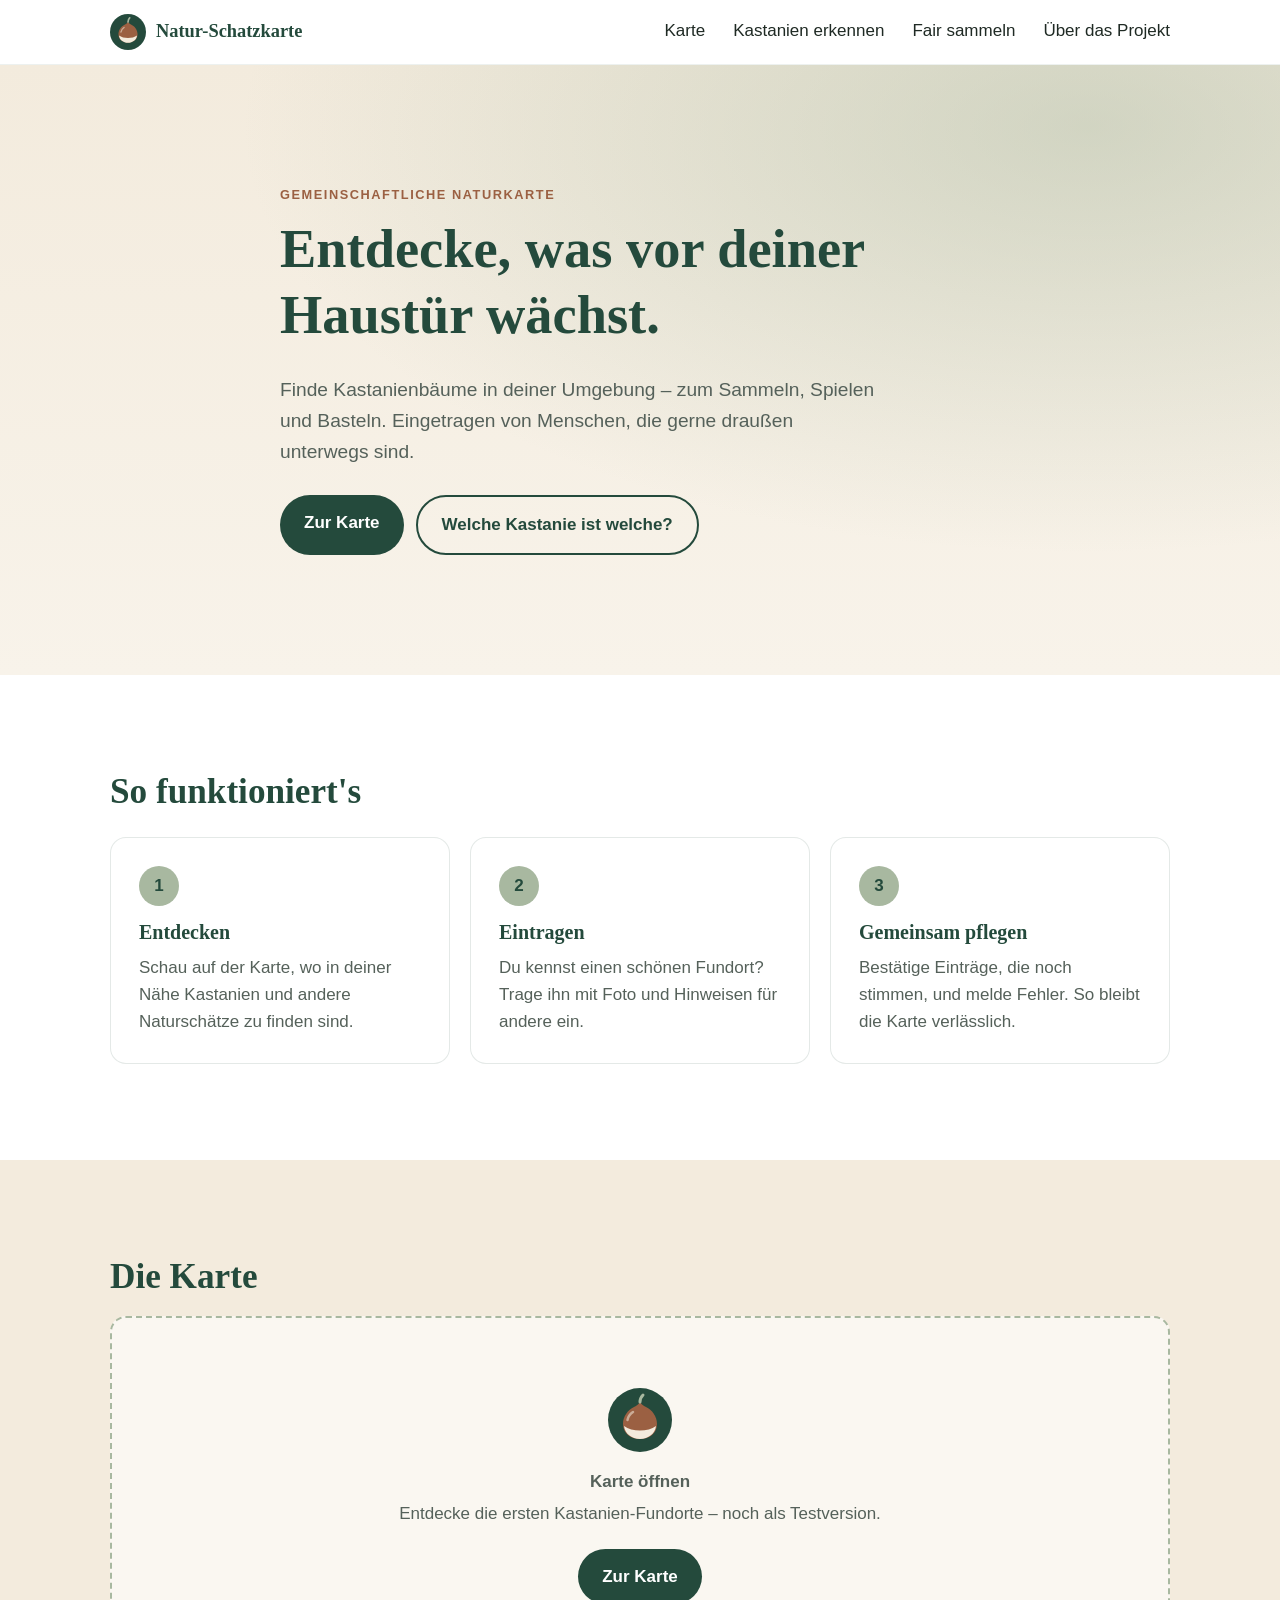
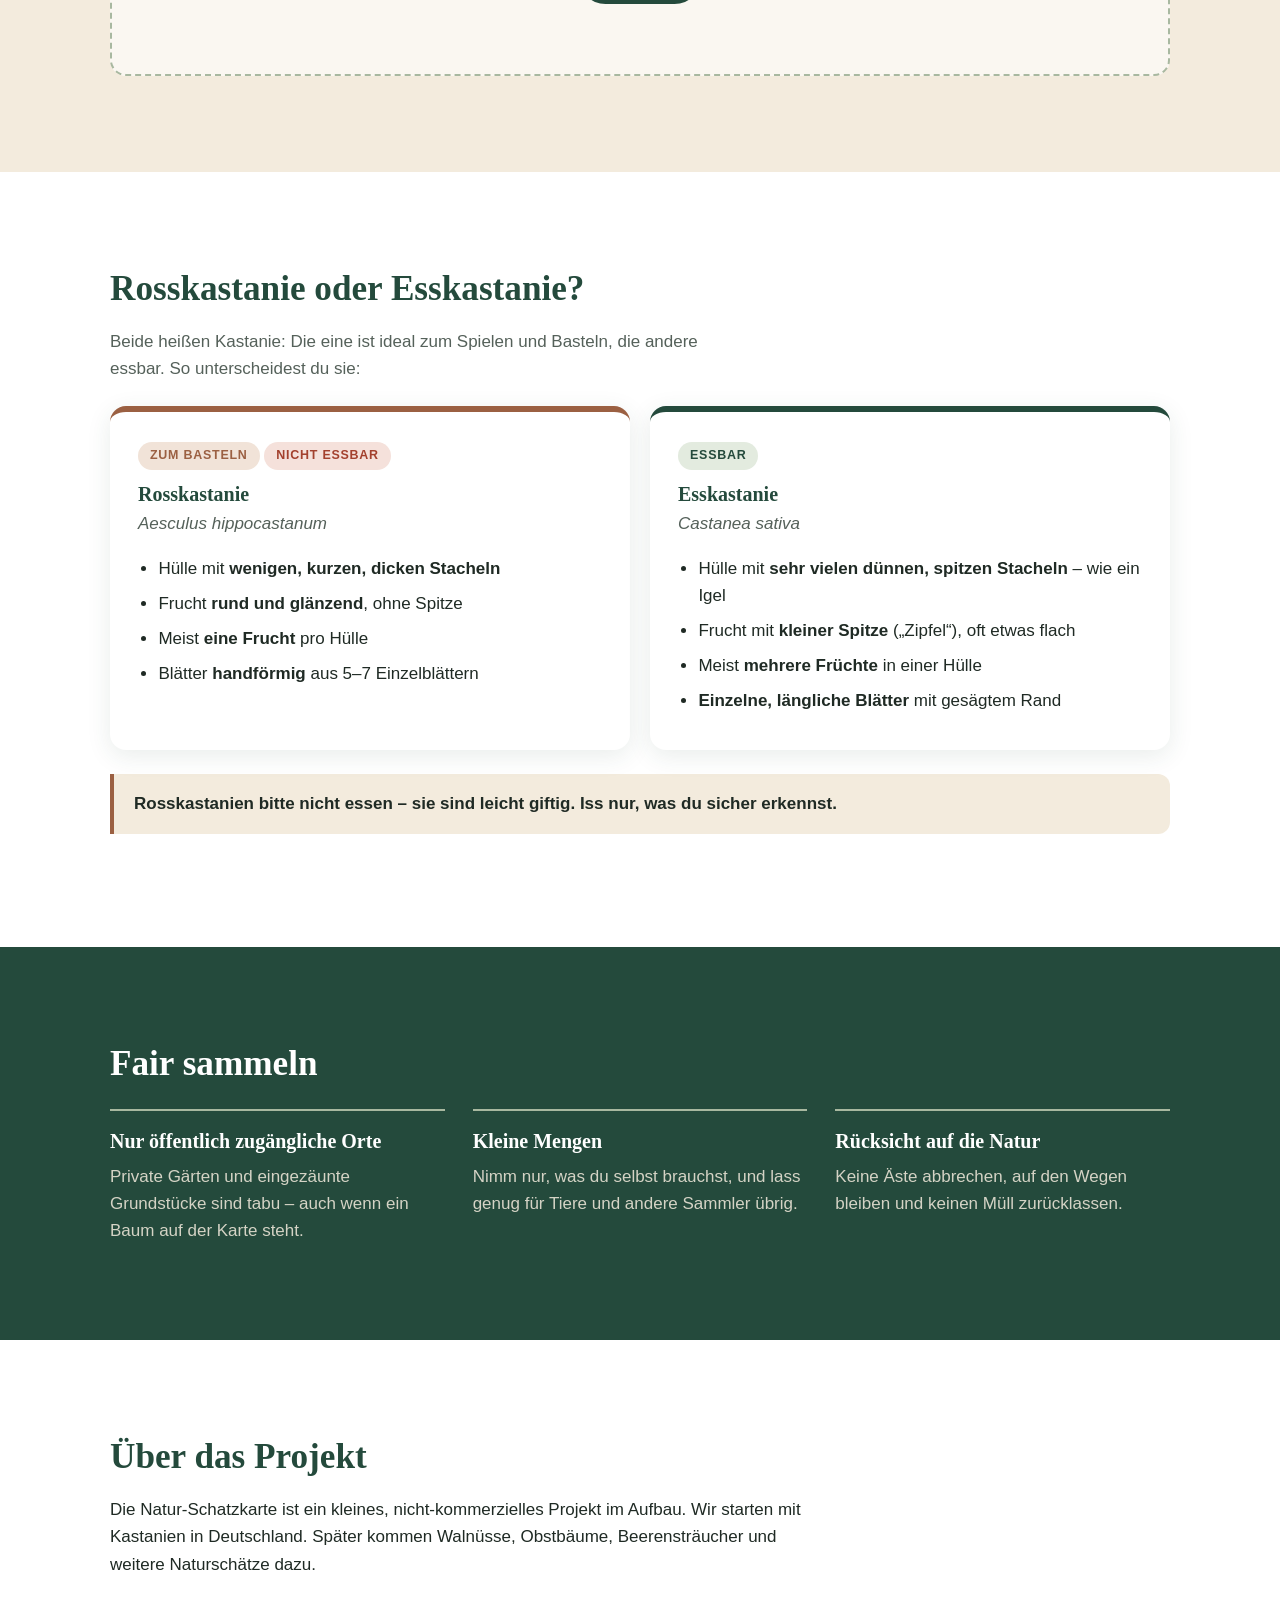
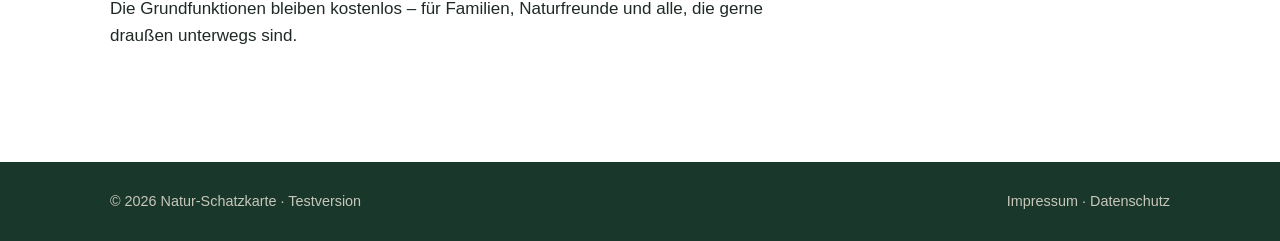
<file: index.html>
<!DOCTYPE html>
<html lang="de">
<head>
  <meta charset="UTF-8">
  <meta name="viewport" content="width=device-width, initial-scale=1.0, viewport-fit=cover">
  <title>Natur-Schatzkarte – Entdecke, was vor deiner Haustür wächst</title>
  <meta name="description" content="Eine gemeinschaftliche Naturkarte für Familien und Naturfreunde – zuerst Kastanien in Deutschland.">
  <meta name="theme-color" content="#244A3C">
  <link rel="icon" href="icon.svg" type="image/svg+xml">
  <link rel="stylesheet" href="css/style.css">
</head>
<body>

  <!-- ===================== KOPFZEILE ===================== -->
  <header class="site-header">
    <div class="container header-inner">
      <a href="#start" class="brand" aria-label="Natur-Schatzkarte Startseite">
        <img src="icon.svg" alt="" width="36" height="36">
        <span>Natur-Schatzkarte</span>
      </a>

      <button class="menu-toggle" aria-expanded="false" aria-controls="hauptmenue">
        <span class="sr-only">Menü öffnen</span>
        <span class="bar"></span><span class="bar"></span><span class="bar"></span>
      </button>

      <nav id="hauptmenue" class="main-nav" aria-label="Hauptmenü">
        <a href="karte.html">Karte</a>
        <a href="#kastanien">Kastanien erkennen</a>
        <a href="#fair-sammeln">Fair sammeln</a>
        <a href="#projekt">Über das Projekt</a>
      </nav>
    </div>
  </header>

  <main>

    <!-- ===================== START ===================== -->
    <section id="start" class="hero">
      <div class="container hero-inner">
        <p class="eyebrow">Gemeinschaftliche Naturkarte</p>
        <h1>Entdecke, was vor deiner Haustür wächst.</h1>
        <p class="lead">
          Finde Kastanienbäume in deiner Umgebung – zum Sammeln, Spielen und Basteln.
          Eingetragen von Menschen, die gerne draußen unterwegs sind.
        </p>
        <div class="hero-actions">
          <a href="karte.html" class="btn btn-primary">Zur Karte</a>
          <a href="#kastanien" class="btn btn-ghost">Welche Kastanie ist welche?</a>
        </div>
      </div>
    </section>

    <!-- ===================== SO FUNKTIONIERT'S ===================== -->
    <section class="section">
      <div class="container">
        <h2>So funktioniert's</h2>
        <div class="steps">
          <article class="step">
            <span class="step-number">1</span>
            <h3>Entdecken</h3>
            <p>Schau auf der Karte, wo in deiner Nähe Kastanien und andere Naturschätze zu finden sind.</p>
          </article>
          <article class="step">
            <span class="step-number">2</span>
            <h3>Eintragen</h3>
            <p>Du kennst einen schönen Fundort? Trage ihn mit Foto und Hinweisen für andere ein.</p>
          </article>
          <article class="step">
            <span class="step-number">3</span>
            <h3>Gemeinsam pflegen</h3>
            <p>Bestätige Einträge, die noch stimmen, und melde Fehler. So bleibt die Karte verlässlich.</p>
          </article>
        </div>
      </div>
    </section>

    <!-- ===================== KARTE (Platzhalter) ===================== -->
    <section id="karte" class="section section-cream">
      <div class="container">
        <h2>Die Karte</h2>
        <a href="karte.html" class="map-teaser">
          <img src="icon.svg" alt="" width="64" height="64">
          <p><strong>Karte öffnen</strong></p>
          <p>Entdecke die ersten Kastanien-Fundorte – noch als Testversion.</p>
          <span class="btn btn-primary">Zur Karte</span>
        </a>
      </div>
    </section>

    <!-- ===================== KASTANIEN ERKENNEN ===================== -->
    <section id="kastanien" class="section">
      <div class="container">
        <h2>Rosskastanie oder Esskastanie?</h2>
        <p class="section-intro">
          Beide heißen Kastanie: Die eine ist ideal zum Spielen und Basteln, die andere essbar. So unterscheidest du sie:
        </p>
        <div class="compare">
          <article class="compare-card compare-play">
            <span class="badge badge-play">Zum Basteln</span>
            <span class="badge badge-no">Nicht essbar</span>
            <h3>Rosskastanie</h3>
            <p class="latin">Aesculus hippocastanum</p>
            <ul>
              <li>Hülle mit <strong>wenigen, kurzen, dicken Stacheln</strong></li>
              <li>Frucht <strong>rund und glänzend</strong>, ohne Spitze</li>
              <li>Meist <strong>eine Frucht</strong> pro Hülle</li>
              <li>Blätter <strong>handförmig</strong> aus 5–7 Einzelblättern</li>
            </ul>
          </article>
          <article class="compare-card compare-yes">
            <span class="badge badge-yes">Essbar</span>
            <h3>Esskastanie</h3>
            <p class="latin">Castanea sativa</p>
            <ul>
              <li>Hülle mit <strong>sehr vielen dünnen, spitzen Stacheln</strong> – wie ein Igel</li>
              <li>Frucht mit <strong>kleiner Spitze</strong> („Zipfel“), oft etwas flach</li>
              <li>Meist <strong>mehrere Früchte</strong> in einer Hülle</li>
              <li><strong>Einzelne, längliche Blätter</strong> mit gesägtem Rand</li>
            </ul>
          </article>
        </div>
        <p class="note">
          Rosskastanien bitte nicht essen – sie sind leicht giftig. Iss nur, was du sicher erkennst.
        </p>
      </div>
    </section>

    <!-- ===================== FAIR SAMMELN ===================== -->
    <section id="fair-sammeln" class="section section-green">
      <div class="container">
        <h2>Fair sammeln</h2>
        <div class="rules">
          <div class="rule">
            <h3>Nur öffentlich zugängliche Orte</h3>
            <p>Private Gärten und eingezäunte Grundstücke sind tabu – auch wenn ein Baum auf der Karte steht.</p>
          </div>
          <div class="rule">
            <h3>Kleine Mengen</h3>
            <p>Nimm nur, was du selbst brauchst, und lass genug für Tiere und andere Sammler übrig.</p>
          </div>
          <div class="rule">
            <h3>Rücksicht auf die Natur</h3>
            <p>Keine Äste abbrechen, auf den Wegen bleiben und keinen Müll zurücklassen.</p>
          </div>
        </div>
      </div>
    </section>

    <!-- ===================== ÜBER DAS PROJEKT ===================== -->
    <section id="projekt" class="section">
      <div class="container narrow">
        <h2>Über das Projekt</h2>
        <p>
          Die Natur-Schatzkarte ist ein kleines, nicht-kommerzielles Projekt im Aufbau.
          Wir starten mit Kastanien in Deutschland. Später kommen Walnüsse, Obstbäume,
          Beerensträucher und weitere Naturschätze dazu.
        </p>
        <p>
          Die Grundfunktionen bleiben kostenlos – für Familien, Naturfreunde und alle,
          die gerne draußen unterwegs sind.
        </p>
      </div>
    </section>

  </main>

  <!-- ===================== FUSSZEILE ===================== -->
  <footer class="site-footer">
    <div class="container footer-inner">
      <p>© <span id="jahr"></span> Natur-Schatzkarte · Testversion</p>
      <p class="footer-links">
        <!-- Impressum und Datenschutz folgen vor dem öffentlichen Start -->
        <span>Impressum</span> · <span>Datenschutz</span>
      </p>
    </div>
  </footer>

  <script src="js/app.js"></script>
</body>
</html>
</file>
<file: css/style.css>
/* =========================================================
   Natur-Schatzkarte – Grunddesign
   Schriften: Systemschriften (keine externen Schriftdienste,
   damit keine Daten an Dritte gehen)
   ========================================================= */

:root {
  --waldgruen: #244A3C;
  --waldgruen-dunkel: #1A372C;
  --creme: #F3EBDD;
  --kastanie: #9B6042;
  --salbei: #A8B8A0;
  --weiss: #FFFFFF;
  --text: #1F2A24;
  --text-leise: #55615A;

  --rot: #A3412E;

  --radius: 16px;
  --schatten: 0 6px 24px rgba(36, 74, 60, 0.10);

  --schrift-text: -apple-system, BlinkMacSystemFont, "Segoe UI", Roboto, "Helvetica Neue", Arial, sans-serif;
  --schrift-titel: "Iowan Old Style", "Palatino Linotype", Palatino, Georgia, serif;
}

*,
*::before,
*::after {
  box-sizing: border-box;
}

html {
  scroll-behavior: smooth;
  scroll-padding-top: 80px;
}

body {
  margin: 0;
  font-family: var(--schrift-text);
  font-size: 17px;
  line-height: 1.6;
  color: var(--text);
  background: var(--weiss);
  -webkit-font-smoothing: antialiased;
}

img {
  max-width: 100%;
  display: block;
}

h1, h2, h3 {
  font-family: var(--schrift-titel);
  color: var(--waldgruen);
  line-height: 1.2;
  margin: 0 0 0.5em;
}

h1 { font-size: clamp(2rem, 6vw, 3.4rem); }
h2 { font-size: clamp(1.6rem, 4vw, 2.2rem); }
h3 { font-size: 1.25rem; }

p { margin: 0 0 1em; }

a { color: var(--waldgruen); }

.container {
  width: 100%;
  max-width: 1100px;
  margin: 0 auto;
  padding: 0 20px;
}

.narrow > * { max-width: 720px; }

.sr-only {
  position: absolute;
  width: 1px; height: 1px;
  overflow: hidden;
  clip: rect(0 0 0 0);
  white-space: nowrap;
}

/* ===================== KOPFZEILE ===================== */

.site-header {
  position: sticky;
  top: 0;
  z-index: 100;
  background: rgba(255, 255, 255, 0.92);
  backdrop-filter: blur(10px);
  -webkit-backdrop-filter: blur(10px);
  border-bottom: 1px solid rgba(36, 74, 60, 0.08);
}

.header-inner {
  display: flex;
  align-items: center;
  justify-content: space-between;
  min-height: 64px;
}

.brand {
  display: flex;
  align-items: center;
  gap: 10px;
  text-decoration: none;
  font-family: var(--schrift-titel);
  font-weight: 700;
  font-size: 1.15rem;
  color: var(--waldgruen);
}

.main-nav {
  display: flex;
  gap: 28px;
}

.main-nav a {
  text-decoration: none;
  font-weight: 500;
  color: var(--text);
  padding: 6px 0;
  border-bottom: 2px solid transparent;
}

.main-nav a:hover {
  color: var(--waldgruen);
  border-bottom-color: var(--kastanie);
}

.menu-toggle {
  display: none;
  background: none;
  border: 0;
  padding: 10px;
  cursor: pointer;
}

.menu-toggle .bar {
  display: block;
  width: 24px;
  height: 2px;
  margin: 5px 0;
  background: var(--waldgruen);
  border-radius: 2px;
  transition: transform 0.2s, opacity 0.2s;
}

.menu-toggle[aria-expanded="true"] .bar:nth-child(2) { transform: translateY(7px) rotate(45deg); }
.menu-toggle[aria-expanded="true"] .bar:nth-child(3) { opacity: 0; }
.menu-toggle[aria-expanded="true"] .bar:nth-child(4) { transform: translateY(-7px) rotate(-45deg); }

@media (max-width: 760px) {
  .menu-toggle { display: block; }

  .main-nav {
    display: none;
    position: absolute;
    top: 64px;
    left: 0;
    right: 0;
    flex-direction: column;
    gap: 0;
    background: var(--weiss);
    box-shadow: var(--schatten);
    padding: 8px 20px 16px;
  }

  .main-nav.offen { display: flex; }

  .main-nav a {
    padding: 14px 0;
    border-bottom: 1px solid rgba(36, 74, 60, 0.08);
  }
}

/* ===================== HERO ===================== */

.hero {
  background:
    radial-gradient(ellipse at 85% 10%, rgba(168, 184, 160, 0.45), transparent 55%),
    linear-gradient(180deg, var(--creme) 0%, #F8F3EA 100%);
  padding: clamp(64px, 12vw, 120px) 0;
}

.hero-inner { max-width: 760px; }

.eyebrow {
  text-transform: uppercase;
  letter-spacing: 0.12em;
  font-size: 0.8rem;
  font-weight: 700;
  color: var(--kastanie);
  margin-bottom: 12px;
}

.lead {
  font-size: 1.2rem;
  color: var(--text-leise);
  max-width: 600px;
}

.hero-actions {
  display: flex;
  flex-wrap: wrap;
  gap: 12px;
  margin-top: 28px;
}

/* ===================== BUTTONS ===================== */

.btn {
  display: inline-block;
  padding: 14px 24px;
  border-radius: 999px;
  font-weight: 600;
  text-decoration: none;
  transition: transform 0.15s, background 0.15s;
}

.btn:active { transform: scale(0.97); }

.btn-primary {
  background: var(--waldgruen);
  color: var(--weiss);
}

.btn-primary:hover { background: var(--waldgruen-dunkel); }

.btn-ghost {
  background: transparent;
  color: var(--waldgruen);
  border: 2px solid var(--waldgruen);
}

/* ===================== ABSCHNITTE ===================== */

.section { padding: clamp(56px, 9vw, 96px) 0; }

.section-cream { background: var(--creme); }

.section-green {
  background: var(--waldgruen);
  color: var(--creme);
}

.section-green h2,
.section-green h3 { color: var(--weiss); }

.section-intro {
  color: var(--text-leise);
  max-width: 640px;
}

/* ===================== SCHRITTE ===================== */

.steps {
  display: grid;
  grid-template-columns: repeat(auto-fit, minmax(240px, 1fr));
  gap: 20px;
  margin-top: 24px;
}

.step {
  background: var(--weiss);
  border: 1px solid rgba(36, 74, 60, 0.12);
  border-radius: var(--radius);
  padding: 28px;
}

.step-number {
  display: inline-grid;
  place-items: center;
  width: 40px;
  height: 40px;
  border-radius: 50%;
  background: var(--salbei);
  color: var(--waldgruen);
  font-weight: 700;
  margin-bottom: 14px;
}

.step p { color: var(--text-leise); margin: 0; }

/* ===================== KARTEN-PLATZHALTER ===================== */

.map-teaser {
  display: flex;
  flex-direction: column;
  align-items: center;
  justify-content: center;
  text-align: center;
  min-height: 360px;
  border-radius: var(--radius);
  border: 2px dashed var(--salbei);
  background: rgba(255, 255, 255, 0.6);
  padding: 32px;
  color: var(--text-leise);
}

.map-teaser {
  text-decoration: none;
  transition: border-color 0.15s, background 0.15s;
}

.map-teaser:hover {
  border-color: var(--waldgruen);
  background: var(--weiss);
}

.map-teaser img { margin-bottom: 16px; }
.map-teaser p { margin: 0 0 4px; }
.map-teaser .btn { margin-top: 18px; }

/* ===================== VERGLEICH ===================== */

.compare {
  display: grid;
  grid-template-columns: repeat(auto-fit, minmax(280px, 1fr));
  gap: 20px;
  margin-top: 24px;
}

.compare-card {
  border-radius: var(--radius);
  padding: 28px;
  box-shadow: var(--schatten);
  background: var(--weiss);
  border-top: 6px solid var(--waldgruen);
}

.compare-play { border-top-color: var(--kastanie); }

.badge {
  display: inline-block;
  font-size: 0.78rem;
  font-weight: 700;
  text-transform: uppercase;
  letter-spacing: 0.06em;
  padding: 4px 12px;
  border-radius: 999px;
  margin-bottom: 12px;
}

.badge-yes { background: #E3EBDF; color: var(--waldgruen); }
.badge-no  { background: #F5E1DB; color: var(--rot); }
.badge-play { background: #F1E3D8; color: var(--kastanie); }

.latin {
  font-style: italic;
  color: var(--text-leise);
  margin-top: -6px;
}

.compare-card ul {
  margin: 0;
  padding-left: 1.2em;
}

.compare-card li { margin-bottom: 8px; }

.note {
  margin-top: 24px;
  padding: 16px 20px;
  border-left: 4px solid var(--kastanie);
  background: var(--creme);
  border-radius: 0 12px 12px 0;
  font-weight: 600;
}

/* ===================== REGELN ===================== */

.rules {
  display: grid;
  grid-template-columns: repeat(auto-fit, minmax(240px, 1fr));
  gap: 28px;
  margin-top: 24px;
}

.rule {
  border-top: 2px solid var(--salbei);
  padding-top: 18px;
}

.rule p { color: rgba(243, 235, 221, 0.85); margin: 0; }

/* ===================== FUSSZEILE ===================== */

.site-footer {
  background: var(--waldgruen-dunkel);
  color: rgba(243, 235, 221, 0.8);
  padding: 28px 0 calc(28px + env(safe-area-inset-bottom));
  font-size: 0.9rem;
}

.footer-inner {
  display: flex;
  flex-wrap: wrap;
  justify-content: space-between;
  gap: 8px;
}

.site-footer p { margin: 0; }
</file>
